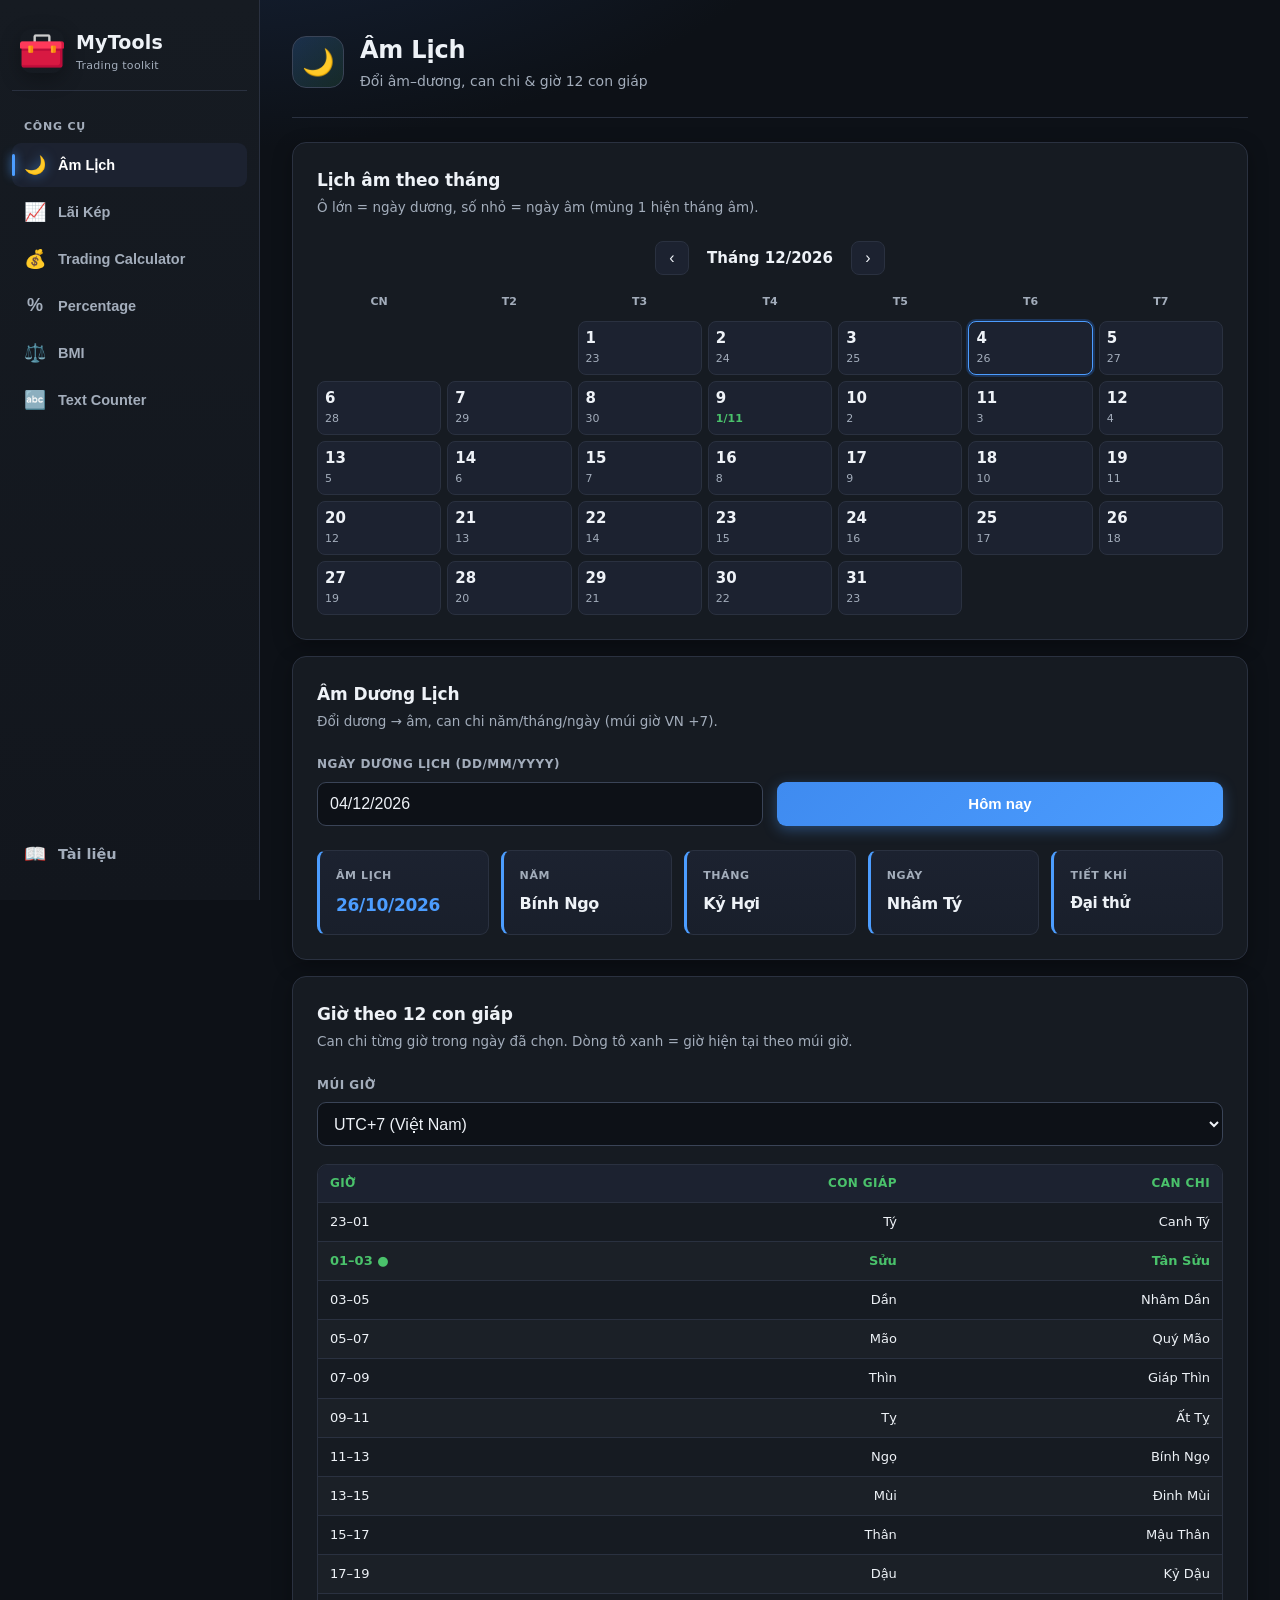
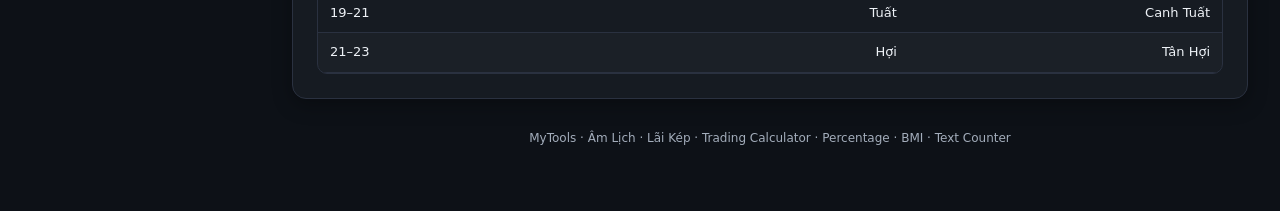
<file: index.html>
<!DOCTYPE html>
<html lang="vi">
<head>
<meta charset="UTF-8">
<meta name="viewport" content="width=device-width, initial-scale=1.0">
<title>MyTools — Trading Toolkit</title>
<link rel="icon" type="image/png" sizes="32x32" href="res/favicon-32x32.png">
<link rel="icon" type="image/png" sizes="64x64" href="res/favicon-64x64.png">
<link rel="icon" type="image/png" sizes="256x256" href="res/favicon-256x256.png">
<link rel="apple-touch-icon" sizes="512x512" href="res/favicon-512x512.png">
<link rel="stylesheet" href="css/style.css">
</head>
<body>
<div class="layout">
  <aside class="sidebar">
    <div class="brand">
      <img class="logo" src="res/favicon-256x256.png" alt="MyTools logo">
      <div>
        <h1>MyTools</h1>
        <p>Trading toolkit</p>
      </div>
    </div>
    <div class="nav-label">Công cụ</div>
    <nav class="navlist">
      <button class="tab active" data-view="amlich"><span class="ic">🌙</span> Âm Lịch</button>
      <button class="tab" data-view="laikep"><span class="ic">📈</span> Lãi Kép</button>
      <button class="tab" data-view="trading"><span class="ic">💰</span> Trading Calculator</button>
      <button class="tab" data-view="percent"><span class="ic">%</span> Percentage</button>
      <button class="tab" data-view="bmi"><span class="ic">⚖️</span> BMI</button>
      <button class="tab" data-view="counter"><span class="ic">🔤</span> Text Counter</button>
      <a class="tab docs-link" href="docs.html"><span class="ic">📖</span> Tài liệu</a>
    </nav>
  </aside>

  <main class="content">
  <div class="topbar">
    <div class="tb-icon" id="tb_icon">🌙</div>
    <div>
      <div class="tb-title" id="tb_title">Âm Lịch</div>
      <div class="tb-desc" id="tb_desc">Đổi âm–dương, can chi & giờ 12 con giáp</div>
    </div>
  </div>
  <!-- ============ TRADING CALCULATOR (Commission + Risk/Reward) ============ -->
  <section class="view" id="trading">
    <div class="card">
      <h2>Commission Calculator</h2>
      <p class="sub">Tính phí commission và số point tối thiểu để hòa/thắng.</p>
      <div class="grid">
        <div class="field">
          <label>Tick Price (giá / point)</label>
          <input id="c_tick" type="number" step="any" value="0.01">
        </div>
        <div class="field">
          <label>Commission / 1 Lot</label>
          <input id="c_com" type="number" step="any" value="4.5">
        </div>
        <div class="field">
          <label>Lot Size</label>
          <input id="c_lot" type="number" step="any" value="0.21">
        </div>
      </div>
      <div class="results">
        <div class="chip"><div class="k">Commission</div><div class="v blue" id="c_out_com">—</div></div>
        <div class="chip"><div class="k">Min point to win</div><div class="v pos" id="c_out_pt">—</div></div>
      </div>
    </div>

    <div class="card">
      <h2>Profit theo Win Rate</h2>
      <p class="sub">Kỳ vọng lợi nhuận mỗi lệnh (R) từ win rate và tỷ lệ R:R.</p>
      <div class="grid">
        <div class="field"><label>Win Rate (%)</label><input id="r_wr" type="number" step="any" value="20"></div>
        <div class="field"><label>Risk</label><input id="r_risk" type="number" step="any" value="1"></div>
        <div class="field"><label>Reward</label><input id="r_reward" type="number" step="any" value="9"></div>
      </div>
      <div class="results">
        <div class="chip"><div class="k">R:R</div><div class="v blue" id="r_rr">—</div></div>
        <div class="chip"><div class="k">Profit / trade</div><div class="v" id="r_profit">—</div></div>
      </div>
    </div>

    <div class="card">
      <h2>Min Win Rate cần thiết</h2>
      <p class="sub">Win rate tối thiểu để đạt lợi nhuận kỳ vọng (R) mỗi lệnh.</p>
      <div class="grid">
        <div class="field"><label>Risk</label><input id="m_risk" type="number" step="any" value="1"></div>
        <div class="field"><label>Reward</label><input id="m_reward" type="number" step="any" value="9"></div>
        <div class="field"><label>Profit kỳ vọng (R)</label><input id="m_profit" type="number" step="any" value="1"></div>
      </div>
      <div class="results">
        <div class="chip"><div class="k">Min Win Rate</div><div class="v pos" id="m_out">—</div></div>
      </div>
    </div>
  </section>

  <!-- ============ LAI KEP ============ -->
  <section class="view" id="laikep">
    <div class="card">
      <div class="note">
        ◈ 1 Năm: 260 ngày trừ T7, CN (tính theo tuần). &nbsp; ◈ 1 Năm: <b>52 tuần</b>. &nbsp; ◈ 1 Tháng: <b>24 ngày</b>.
      </div>
      <div class="subtabs">
        <button class="subtab active" data-sub="lk1">Lãi kép + Rút</button>
        <button class="subtab" data-sub="lk2">Từ Mục Tiêu</button>
      </div>

      <!-- Sub 1 -->
      <div class="subview active" id="lk1">
        <div class="grid">
          <div class="field"><label>Vốn ban đầu</label><input id="lk_money" type="number" value="1000" min="0"></div>
          <div class="field"><label>Lãi suất (%)</label><input id="lk_interest" type="number" value="40" min="0"></div>
          <div class="field"><label>Thêm mỗi kỳ</label><input id="lk_adding" type="number" value="0" min="0"></div>
          <div class="field"><label>Số kỳ thêm (-1 = tất cả)</label><input id="lk_addingNum" type="number" value="-1" min="-1"></div>
          <div class="field"><label>Kỳ hạn</label><input id="lk_period" type="number" value="12" min="0"></div>
          <div class="field"><label>Rút mỗi kỳ (%)</label><input id="lk_withdraw" type="number" value="0" min="0"></div>
          <div class="field"><label>Bắt đầu rút từ kỳ</label><input id="lk_startWithdraw" type="number" value="0" min="0"></div>
        </div>
        <button class="btn green" id="lk_submit">Tính</button>
      </div>

      <!-- Sub 2 -->
      <div class="subview" id="lk2">
        <div class="grid">
          <div class="field"><label>Vốn ban đầu</label><input id="lk2_money" type="number" value="1000" min="0"></div>
          <div class="field"><label>Mục tiêu</label><input id="lk2_target" type="number" value="10000" min="0"></div>
          <div class="field"><label>Phần trăm (%)</label><input id="lk2_percent" type="number"></div>
          <div class="field"><label>Kỳ hạn</label><input id="lk2_period" type="number" value="12" min="0"></div>
        </div>
        <button class="btn green" id="lk2_submit">Tính</button>
      </div>

      <div class="stats" id="lk_stats" style="display:none"></div>
      <div class="table-wrap" id="lk_tablewrap" style="display:none">
        <table id="lk_table"></table>
      </div>
    </div>
  </section>

  <!-- ============ PERCENTAGE ============ -->
  <section class="view" id="percent">
    <div class="card">
      <h2>Percentage Calculator</h2>
      <p class="sub">3 dạng cơ bản — điền 2 ô, kết quả tự tính (theo calculator.net).</p>

      <div class="pc-line">
        <span>Bao nhiêu là</span>
        <input class="pc-inp" id="p1_a" type="number" step="any" value="10">
        <span>% của</span>
        <input class="pc-inp" id="p1_b" type="number" step="any" value="250">
        <span>=</span>
        <b class="pc-res" id="p1_out">—</b>
      </div>

      <div class="pc-line">
        <input class="pc-inp" id="p2_a" type="number" step="any" value="25">
        <span>là bao nhiêu % của</span>
        <input class="pc-inp" id="p2_b" type="number" step="any" value="250">
        <span>=</span>
        <b class="pc-res" id="p2_out">—</b>
        <span>%</span>
      </div>

      <div class="pc-line">
        <input class="pc-inp" id="p3_a" type="number" step="any" value="25">
        <span>là</span>
        <input class="pc-inp" id="p3_b" type="number" step="any" value="10">
        <span>% của số nào =</span>
        <b class="pc-res" id="p3_out">—</b>
      </div>
    </div>

    <div class="card">
      <h2>Percentage Change</h2>
      <p class="sub">% tăng/giảm khi đi từ giá trị đầu → giá trị cuối.</p>
      <div class="grid">
        <div class="field"><label>Từ (V₁)</label><input id="pc_from" type="number" step="any" value="100"></div>
        <div class="field"><label>Đến (V₂)</label><input id="pc_to" type="number" step="any" value="150"></div>
      </div>
      <div class="results">
        <div class="chip"><div class="k">Thay đổi</div><div class="v" id="pc_change">—</div></div>
      </div>
    </div>

    <div class="card">
      <h2>Percentage Difference</h2>
      <p class="sub">Khác biệt tương đối giữa 2 số: |V₁−V₂| / ((V₁+V₂)/2).</p>
      <div class="grid">
        <div class="field"><label>Giá trị 1</label><input id="pd_a" type="number" step="any" value="10"></div>
        <div class="field"><label>Giá trị 2</label><input id="pd_b" type="number" step="any" value="12"></div>
      </div>
      <div class="results">
        <div class="chip"><div class="k">Chênh lệch</div><div class="v blue" id="pd_out">—</div></div>
      </div>
    </div>
  </section>

  <!-- ============ BMI ============ -->
  <section class="view" id="bmi">
    <div class="card">
      <h2>BMI Calculator</h2>
      <p class="sub">Chỉ số khối cơ thể (theo calculator.net) — chọn hệ đơn vị.</p>
      <div class="subtabs">
        <button class="subtab active" data-sub="bmi_metric">Metric (cm / kg)</button>
        <button class="subtab" data-sub="bmi_us">US (ft·in / lb)</button>
      </div>

      <div class="subview active" id="bmi_metric">
        <div class="grid">
          <div class="field"><label>Chiều cao (cm)</label><input id="bmi_cm" type="number" step="any" value="170"></div>
          <div class="field"><label>Cân nặng (kg)</label><input id="bmi_kg" type="number" step="any" value="65"></div>
        </div>
      </div>
      <div class="subview" id="bmi_us">
        <div class="grid">
          <div class="field"><label>Chiều cao (ft)</label><input id="bmi_ft" type="number" step="any" value="5"></div>
          <div class="field"><label>(in)</label><input id="bmi_in" type="number" step="any" value="7"></div>
          <div class="field"><label>Cân nặng (lb)</label><input id="bmi_lb" type="number" step="any" value="143"></div>
        </div>
      </div>

      <div class="results">
        <div class="chip"><div class="k">BMI</div><div class="v blue" id="bmi_val">—</div></div>
        <div class="chip"><div class="k">Phân loại</div><div class="v" id="bmi_cat">—</div></div>
        <div class="chip"><div class="k">Cân nặng khỏe mạnh</div><div class="v pos" id="bmi_range" style="font-size:16px">—</div></div>
      </div>
      <div id="bmi_scale" style="margin-top:18px"></div>
    </div>
  </section>

  <!-- ============ ÂM LỊCH ============ -->
  <section class="view active" id="amlich">
    <div class="card">
      <h2>Lịch âm theo tháng</h2>
      <p class="sub">Ô lớn = ngày dương, số nhỏ = ngày âm (mùng 1 hiện tháng âm).</p>
      <div id="al_cal"></div>
    </div>

    <div class="card">
      <h2>Âm Dương Lịch</h2>
      <p class="sub">Đổi dương → âm, can chi năm/tháng/ngày (múi giờ VN +7).</p>
      <div class="grid">
        <div class="field"><label>Ngày dương lịch (dd/mm/yyyy)</label><input id="al_date" type="text" placeholder="dd/mm/yyyy" inputmode="numeric" maxlength="10"></div>
        <div class="field" style="justify-content:flex-end"><button class="btn" id="al_today" style="margin:0">Hôm nay</button></div>
      </div>
      <div class="results" style="grid-template-columns:repeat(auto-fit,minmax(140px,1fr))">
        <div class="chip"><div class="k">Âm lịch</div><div class="v blue" id="al_lunar" style="font-size:17px">—</div></div>
        <div class="chip"><div class="k">Năm</div><div class="v" id="al_year" style="font-size:16px">—</div></div>
        <div class="chip"><div class="k">Tháng</div><div class="v" id="al_month" style="font-size:16px">—</div></div>
        <div class="chip"><div class="k">Ngày</div><div class="v" id="al_day" style="font-size:16px">—</div></div>
        <div class="chip"><div class="k">Tiết khí</div><div class="v" id="al_tiet" style="font-size:15px">—</div></div>
      </div>
    </div>

    <div class="card">
      <h2>Giờ theo 12 con giáp</h2>
      <p class="sub">Can chi từng giờ trong ngày đã chọn. Dòng tô xanh = giờ hiện tại theo múi giờ.</p>
      <div class="grid" style="margin-bottom:6px">
        <div class="field"><label>Múi giờ</label>
          <select id="al_tz">
            <option value="7" selected>UTC+7 (Việt Nam)</option>
            <option value="8">UTC+8</option>
            <option value="9">UTC+9</option>
            <option value="0">UTC+0</option>
            <option value="-5">UTC−5</option>
            <option value="-8">UTC−8</option>
          </select>
        </div>
      </div>
      <div class="table-wrap" style="max-height:none"><table id="al_hours"></table></div>
    </div>
  </section>

  <!-- ============ TEXT COUNTER ============ -->
  <section class="view" id="counter">
    <div class="card">
      <h2>Text Counter + Case Converter</h2>
      <p class="sub">Đếm ký tự / từ / câu / đoạn / dòng và đổi kiểu chữ.</p>
      <textarea id="tc_text" placeholder="Nhập hoặc dán văn bản..." style="width:100%;min-height:200px;background:var(--bg);border:1px solid var(--border-strong);color:var(--text);border-radius:9px;padding:12px 14px;font-size:16px;resize:vertical;outline:none;font-family:inherit;line-height:1.6"></textarea>
      <div class="results" style="grid-template-columns:repeat(auto-fit,minmax(120px,1fr))">
        <div class="chip"><div class="k">Ký tự</div><div class="v blue" id="tc_chars">0</div></div>
        <div class="chip"><div class="k">Không dấu cách</div><div class="v" id="tc_nospace">0</div></div>
        <div class="chip"><div class="k">Từ</div><div class="v" id="tc_words">0</div></div>
        <div class="chip"><div class="k">Câu</div><div class="v" id="tc_sentences">0</div></div>
        <div class="chip"><div class="k">Đoạn</div><div class="v" id="tc_paras">0</div></div>
        <div class="chip"><div class="k">Dòng</div><div class="v" id="tc_lines">0</div></div>
        <div class="chip"><div class="k">Đọc (~200 wpm)</div><div class="v pos" id="tc_read" style="font-size:16px">0s</div></div>
      </div>
      <div class="case-btns" style="display:flex;gap:8px;flex-wrap:wrap;margin-top:18px">
        <button class="cbtn" data-case="upper">UPPER CASE</button>
        <button class="cbtn" data-case="lower">lower case</button>
        <button class="cbtn" data-case="sentence">Sentence case</button>
        <button class="cbtn" data-case="title">Title Case</button>
        <button class="cbtn" data-case="alt">aLtErNaTiNg</button>
        <button class="cbtn" data-case="inverse">InVeRsE</button>
        <button class="cbtn" data-case="clear" style="margin-left:auto">✕ Xóa</button>
      </div>
    </div>
  </section>

  <footer>MyTools · Âm Lịch · Lãi Kép · Trading Calculator · Percentage · BMI · Text Counter</footer>
  </main>
</div>

<script src="js/app.js"></script>
</body>
</html>
</file>
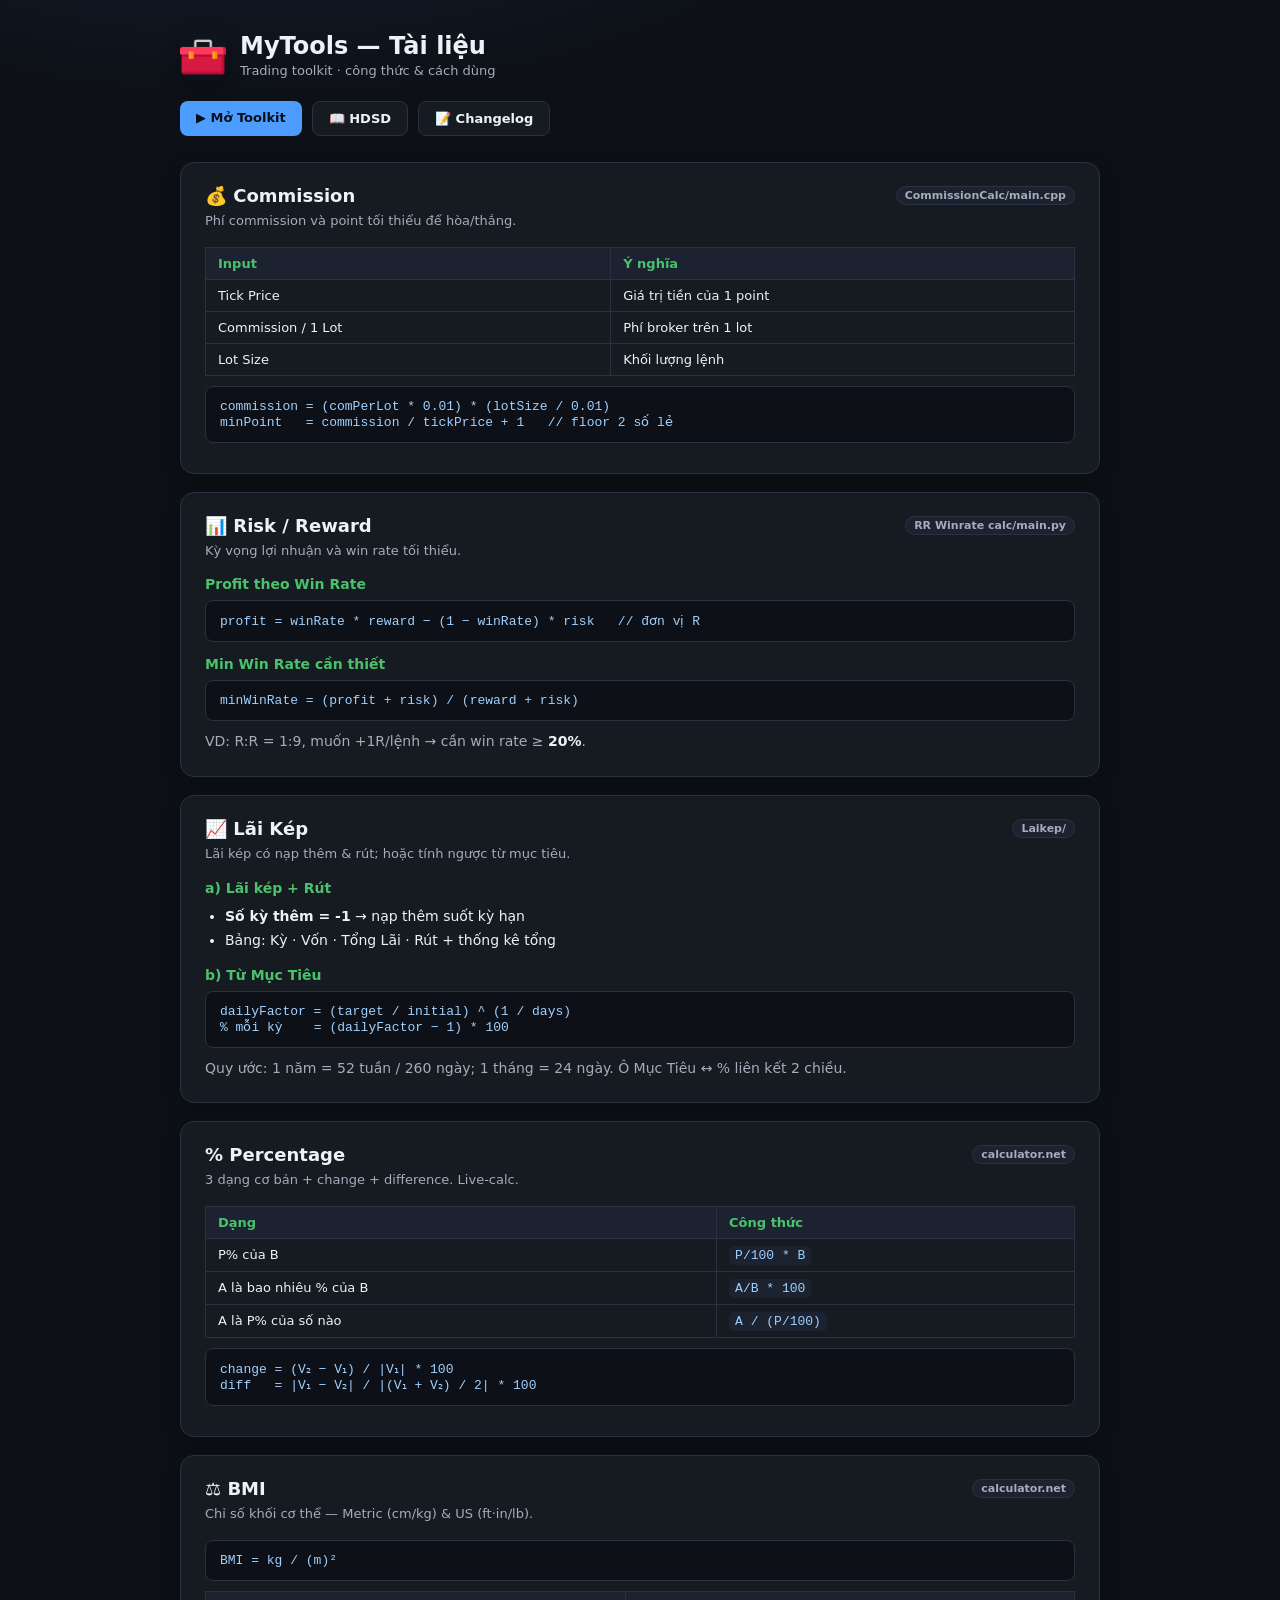
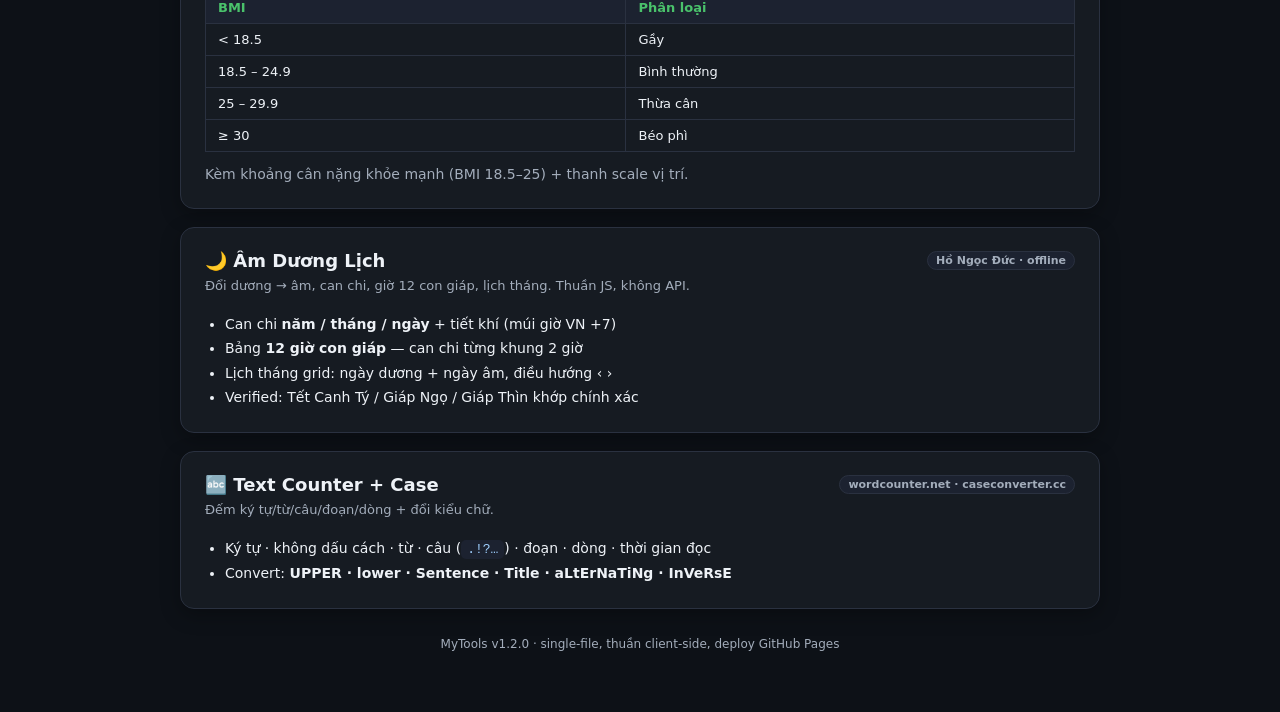
<file: docs.html>
<!DOCTYPE html>
<html lang="vi">
<head>
<meta charset="UTF-8">
<meta name="viewport" content="width=device-width, initial-scale=1.0">
<title>MyTools — Tài liệu</title>
<link rel="icon" type="image/png" sizes="32x32" href="res/favicon-32x32.png">
<link rel="icon" type="image/png" sizes="64x64" href="res/favicon-64x64.png">
<link rel="icon" type="image/png" sizes="256x256" href="res/favicon-256x256.png">
<link rel="apple-touch-icon" sizes="512x512" href="res/favicon-512x512.png">
<style>
  :root{--bg:#0d1117;--panel:#161b22;--panel-2:#1c2230;--border:#2a3140;--border-strong:#3a4457;--text:#eef2f7;--muted:#a3adbb;--accent:#4c9dff;--accent-2:#4ac26b;--radius:14px;--shadow:0 6px 20px rgba(0,0,0,.30)}
  html{scroll-behavior:smooth}
  *{box-sizing:border-box;margin:0;padding:0}
  body{font-family:"Segoe UI",system-ui,sans-serif;background:radial-gradient(1200px 600px at 20% -10%,#17233b 0%,var(--bg) 55%);color:var(--text);min-height:100vh;padding:32px 18px 70px}
  .container{max-width:920px;margin:0 auto}
  header{display:flex;align-items:center;gap:14px;margin-bottom:12px}
  .logo{width:46px;height:46px;border-radius:12px;object-fit:cover;display:block;box-shadow:var(--shadow)}
  header h1{font-size:24px}
  header p{color:var(--muted);font-size:13px}
  .bar{display:flex;gap:10px;flex-wrap:wrap;margin:18px 0 26px}
  .bar a{padding:9px 16px;border-radius:8px;text-decoration:none;font-size:13px;font-weight:600;border:1px solid var(--border);color:var(--text);background:var(--panel);transition:.15s}
  .bar a:hover{background:var(--panel-2)}
  .bar a.primary{background:linear-gradient(135deg,var(--accent),#4c9dff);color:#061018;border:none}
  .card{background:var(--panel);border:1px solid var(--border);border-radius:var(--radius);padding:22px 24px;box-shadow:var(--shadow);margin-bottom:18px}
  .card h2{font-size:18px;margin-bottom:4px;display:flex;align-items:center;gap:10px}
  .card .sub{color:var(--muted);font-size:13px;margin-bottom:14px}
  h3{font-size:14px;color:var(--accent-2);margin:14px 0 8px}
  p,li{font-size:14px;line-height:1.75;color:var(--text)}
  ul{padding-left:20px;color:var(--muted)}
  ul b{color:var(--text)}
  code,pre{font-family:"Cascadia Code",Consolas,monospace}
  pre{background:var(--bg);border:1px solid var(--border);border-radius:8px;padding:12px 14px;font-size:13px;color:#9fd0ff;overflow-x:auto;margin:8px 0}
  code{background:var(--panel-2);padding:2px 6px;border-radius:5px;font-size:13px;color:#9fd0ff}
  table{width:100%;border-collapse:collapse;margin:10px 0;font-size:13px}
  th,td{border:1px solid var(--border);padding:8px 12px;text-align:left}
  th{background:var(--panel-2);color:var(--accent-2)}
  .tag{display:inline-block;font-size:11px;background:var(--panel-2);border:1px solid var(--border);color:var(--muted);padding:2px 8px;border-radius:20px;margin-left:auto}
  footer{text-align:center;color:var(--muted);font-size:12px;margin-top:28px}
</style>
</head>
<body>
<div class="container">
  <header>
    <img class="logo" src="res/favicon-256x256.png" alt="MyTools logo">
    <div><h1>MyTools — Tài liệu</h1><p>Trading toolkit · công thức & cách dùng</p></div>
  </header>
  <div class="bar">
    <a class="primary" href="index.html">▶ Mở Toolkit</a>
    <a href="HDSD.md">📖 HDSD</a>
    <a href="CHANGELOG.md">📝 Changelog</a>
  </div>

  <div class="card">
    <h2>💰 Commission <span class="tag">CommissionCalc/main.cpp</span></h2>
    <p class="sub">Phí commission và point tối thiểu để hòa/thắng.</p>
    <table>
      <tr><th>Input</th><th>Ý nghĩa</th></tr>
      <tr><td>Tick Price</td><td>Giá trị tiền của 1 point</td></tr>
      <tr><td>Commission / 1 Lot</td><td>Phí broker trên 1 lot</td></tr>
      <tr><td>Lot Size</td><td>Khối lượng lệnh</td></tr>
    </table>
    <pre>commission = (comPerLot * 0.01) * (lotSize / 0.01)
minPoint   = commission / tickPrice + 1   // floor 2 số lẻ</pre>
  </div>

  <div class="card">
    <h2>📊 Risk / Reward <span class="tag">RR Winrate calc/main.py</span></h2>
    <p class="sub">Kỳ vọng lợi nhuận và win rate tối thiểu.</p>
    <h3>Profit theo Win Rate</h3>
    <pre>profit = winRate * reward − (1 − winRate) * risk   // đơn vị R</pre>
    <h3>Min Win Rate cần thiết</h3>
    <pre>minWinRate = (profit + risk) / (reward + risk)</pre>
    <p style="color:var(--muted)">VD: R:R = 1:9, muốn +1R/lệnh → cần win rate ≥ <b style="color:var(--text)">20%</b>.</p>
  </div>

  <div class="card">
    <h2>📈 Lãi Kép <span class="tag">Laikep/</span></h2>
    <p class="sub">Lãi kép có nạp thêm & rút; hoặc tính ngược từ mục tiêu.</p>
    <h3>a) Lãi kép + Rút</h3>
    <ul>
      <li><b>Số kỳ thêm = -1</b> → nạp thêm suốt kỳ hạn</li>
      <li>Bảng: Kỳ · Vốn · Tổng Lãi · Rút + thống kê tổng</li>
    </ul>
    <h3>b) Từ Mục Tiêu</h3>
    <pre>dailyFactor = (target / initial) ^ (1 / days)
% mỗi kỳ    = (dailyFactor − 1) * 100</pre>
    <p style="color:var(--muted)">Quy ước: 1 năm = 52 tuần / 260 ngày; 1 tháng = 24 ngày. Ô Mục Tiêu ↔ % liên kết 2 chiều.</p>
  </div>

  <div class="card">
    <h2>% Percentage <span class="tag">calculator.net</span></h2>
    <p class="sub">3 dạng cơ bản + change + difference. Live-calc.</p>
    <table>
      <tr><th>Dạng</th><th>Công thức</th></tr>
      <tr><td>P% của B</td><td><code>P/100 * B</code></td></tr>
      <tr><td>A là bao nhiêu % của B</td><td><code>A/B * 100</code></td></tr>
      <tr><td>A là P% của số nào</td><td><code>A / (P/100)</code></td></tr>
    </table>
    <pre>change = (V₂ − V₁) / |V₁| * 100
diff   = |V₁ − V₂| / |(V₁ + V₂) / 2| * 100</pre>
  </div>

  <div class="card">
    <h2>⚖️ BMI <span class="tag">calculator.net</span></h2>
    <p class="sub">Chỉ số khối cơ thể — Metric (cm/kg) & US (ft·in/lb).</p>
    <pre>BMI = kg / (m)²</pre>
    <table>
      <tr><th>BMI</th><th>Phân loại</th></tr>
      <tr><td>&lt; 18.5</td><td>Gầy</td></tr>
      <tr><td>18.5 – 24.9</td><td>Bình thường</td></tr>
      <tr><td>25 – 29.9</td><td>Thừa cân</td></tr>
      <tr><td>≥ 30</td><td>Béo phì</td></tr>
    </table>
    <p style="color:var(--muted)">Kèm khoảng cân nặng khỏe mạnh (BMI 18.5–25) + thanh scale vị trí.</p>
  </div>

  <div class="card">
    <h2>🌙 Âm Dương Lịch <span class="tag">Hồ Ngọc Đức · offline</span></h2>
    <p class="sub">Đổi dương → âm, can chi, giờ 12 con giáp, lịch tháng. Thuần JS, không API.</p>
    <ul>
      <li>Can chi <b>năm / tháng / ngày</b> + tiết khí (múi giờ VN +7)</li>
      <li>Bảng <b>12 giờ con giáp</b> — can chi từng khung 2 giờ</li>
      <li>Lịch tháng grid: ngày dương + ngày âm, điều hướng ‹ ›</li>
      <li>Verified: Tết Canh Tý / Giáp Ngọ / Giáp Thìn khớp chính xác</li>
    </ul>
  </div>

  <div class="card">
    <h2>🔤 Text Counter + Case <span class="tag">wordcounter.net · caseconverter.cc</span></h2>
    <p class="sub">Đếm ký tự/từ/câu/đoạn/dòng + đổi kiểu chữ.</p>
    <ul>
      <li>Ký tự · không dấu cách · từ · câu (<code>.!?…</code>) · đoạn · dòng · thời gian đọc</li>
      <li>Convert: <b>UPPER · lower · Sentence · Title · aLtErNaTiNg · InVeRsE</b></li>
    </ul>
  </div>

  <footer>MyTools v1.2.0 · single-file, thuần client-side, deploy GitHub Pages</footer>
</div>
</body>
</html>
</file>
<file: css/style.css>
:root {
  --bg: #0d1117;
  --panel: #161b22;
  --panel-2: #1c2230;
  --border: #2a3140;
  --border-strong: #3a4457;
  --text: #eef2f7;
  --muted: #a3adbb;          /* lighter for WCAG AA on dark panels */
  --accent: #4c9dff;
  --accent-ink: #061018;     /* text on accent surfaces */
  --accent-2: #4ac26b;
  --danger: #ff6b62;
  --warn: #e3a92c;
  --radius: 14px;
  --radius-sm: 9px;
  /* 8px spacing scale */
  --s1: 4px; --s2: 8px; --s3: 12px; --s4: 16px; --s5: 24px; --s6: 32px;
  --shadow: 0 6px 20px rgba(0,0,0,.30);
  --shadow-lg: 0 14px 40px rgba(0,0,0,.45);
  --ring: 0 0 0 3px rgba(76,157,255,.30);
  --tap: 44px;               /* Fitts min touch target */
}
* { box-sizing: border-box; margin: 0; padding: 0; }
html { scroll-behavior: smooth; }
body {
  font-family: "Segoe UI", system-ui, -apple-system, Roboto, sans-serif;
  background: radial-gradient(1200px 600px at 15% -10%, #182741 0%, var(--bg) 55%);
  color: var(--text);
  min-height: 100vh;
  font-size: 16px; line-height: 1.55;
  -webkit-font-smoothing: antialiased;
}
:focus-visible { outline: 2px solid var(--accent); outline-offset: 2px; }

/* ── Scrollbars — đồng bộ màu với giao diện ── */
* { scrollbar-width: thin; scrollbar-color: var(--border-strong) transparent; }
::-webkit-scrollbar { width: 11px; height: 11px; }
::-webkit-scrollbar-track { background: transparent; }
::-webkit-scrollbar-thumb {
  background: linear-gradient(180deg, var(--border-strong), var(--border));
  background-clip: padding-box;
  border: 2px solid transparent;
  border-radius: 999px;
}
::-webkit-scrollbar-thumb:hover {
  background: linear-gradient(180deg, var(--accent), #3f8bf0);
  background-clip: padding-box;
  border: 2px solid transparent;
}
::-webkit-scrollbar-thumb:active {
  background: linear-gradient(180deg, #6bb0ff, var(--accent));
  background-clip: padding-box;
  border: 2px solid transparent;
}
::-webkit-scrollbar-corner { background: transparent; }
/* vùng cuộn trong card: track chìm nhẹ để tách khỏi nội dung */
.table-wrap::-webkit-scrollbar-track { background: var(--bg); border-radius: 999px; }
.table-wrap { scrollbar-color: var(--border-strong) var(--bg); }
@media (prefers-reduced-motion: reduce) { * { animation: none !important; transition: none !important; scroll-behavior: auto; } }

/* Layout: sidebar + content */
.layout { display: flex; min-height: 100vh; }

.sidebar {
  width: 260px; flex-shrink: 0;
  background: linear-gradient(180deg, var(--panel), #12161d);
  border-right: 1px solid var(--border);
  padding: var(--s5) var(--s3);
  display: flex; flex-direction: column; gap: 3px;
  position: sticky; top: 0; height: 100vh;
}
.brand {
  display: flex; align-items: center; gap: var(--s3);
  padding: var(--s1) var(--s2) var(--s4);
  border-bottom: 1px solid var(--border);
  margin-bottom: var(--s3);
}
.logo {
  width: 44px; height: 44px; border-radius: 12px;
  object-fit: cover; display: block;
  box-shadow: var(--shadow);
}
.brand h1 { font-size: 19px; font-weight: 800; letter-spacing: .2px; }
.brand p { color: var(--muted); font-size: 11px; letter-spacing: .3px; }

.nav-label { font-size: 11px; color: var(--muted); text-transform: uppercase; letter-spacing: .8px; padding: var(--s3) var(--s3) var(--s1); font-weight: 700; }
.navlist { display: flex; flex-direction: column; gap: 3px; flex: 1; min-height: 0; }
.docs-link { text-decoration: none; margin-top: auto; }
.tab {
  width: 100%; text-align: left; min-height: var(--tap);
  padding: 0 var(--s3); border: none; cursor: pointer;
  background: transparent; color: var(--muted);
  font-size: 14.5px; font-weight: 600; border-radius: var(--radius-sm);
  transition: background .16s, color .16s;
  display: flex; align-items: center; gap: var(--s3);
  position: relative;
}
.tab:hover { color: var(--text); background: var(--panel-2); }
.tab.active { color: #fff; background: var(--panel-2); }
.tab.active::before {
  content: ""; position: absolute; left: 0; top: 50%;
  transform: translateY(-50%); width: 3px; height: 22px; border-radius: 3px;
  background: var(--accent); box-shadow: 0 0 10px var(--accent);
}
.tab.active .ic { filter: drop-shadow(0 0 6px rgba(76,157,255,.6)); }
.tab .ic { font-size: 18px; width: 22px; text-align: center; }

.content { flex: 1; padding: var(--s6) var(--s6) 64px; min-width: 0; max-width: 1040px; margin: 0 auto; width: 100%; }

/* Topbar — visibility of current location/status */
.topbar {
  display: flex; align-items: center; gap: var(--s4);
  padding-bottom: var(--s5); margin-bottom: var(--s5);
  border-bottom: 1px solid var(--border);
}
.tb-icon {
  width: 52px; height: 52px; border-radius: 14px; flex-shrink: 0;
  display: grid; place-items: center; font-size: 26px;
  background: linear-gradient(135deg, rgba(76,157,255,.18), rgba(74,194,107,.12));
  border: 1px solid var(--border-strong);
}
.tb-title { font-size: 24px; font-weight: 800; letter-spacing: -.2px; }
.tb-desc { color: var(--muted); font-size: 14px; margin-top: 2px; }

.view { display: none; animation: fade .28s ease; }
.view.active { display: block; }
@keyframes fade { from { opacity: 0; transform: translateY(8px); } to { opacity: 1; transform: none; } }

.card {
  background: var(--panel);
  border: 1px solid var(--border);
  border-radius: var(--radius);
  padding: var(--s5);
  box-shadow: var(--shadow);
  margin-bottom: var(--s4);
  transition: border-color .18s, box-shadow .18s;
}
.card:hover { border-color: var(--border-strong); box-shadow: var(--shadow-lg); }
.card h2 { font-size: 17px; font-weight: 700; margin-bottom: var(--s1); letter-spacing: -.1px; }
.card .sub { color: var(--muted); font-size: 13.5px; margin-bottom: var(--s5); line-height: 1.5; }

.grid {
  display: grid; grid-template-columns: repeat(auto-fit, minmax(220px, 1fr));
  gap: 14px;
}
.field { display: flex; flex-direction: column; gap: var(--s2); }
.field label { font-size: 12px; color: var(--muted); font-weight: 700; text-transform: uppercase; letter-spacing: .5px; }
.field input, .field select {
  background: var(--bg); border: 1px solid var(--border-strong);
  color: var(--text); padding: 0 var(--s3); min-height: var(--tap); border-radius: var(--radius-sm);
  font-size: 16px; outline: none; transition: border-color .15s, box-shadow .15s; width: 100%;
}
.field input:hover { border-color: var(--accent); }
.field input:focus, .field select:focus { border-color: var(--accent); box-shadow: var(--ring); }

.btn {
  margin-top: var(--s4); padding: 0 var(--s5); min-height: var(--tap); border: none; cursor: pointer;
  background: linear-gradient(135deg, #3f8bf0, var(--accent));
  color: #fff; font-weight: 700; font-size: 15px; border-radius: var(--radius-sm);
  transition: filter .15s, transform .08s, box-shadow .15s;
  box-shadow: 0 4px 14px rgba(76,157,255,.35);
}
.btn:hover { filter: brightness(1.07); box-shadow: 0 6px 20px rgba(76,157,255,.45); }
.btn:active { transform: translateY(1px); box-shadow: 0 2px 8px rgba(76,157,255,.35); }
.btn.green { background: linear-gradient(135deg, #3ba85c, var(--accent-2)); color: #fff; box-shadow: 0 4px 14px rgba(74,194,107,.35); }
.btn.green:hover { box-shadow: 0 6px 20px rgba(74,194,107,.45); }

/* result chips — outputs, visually distinct from inputs */
.results { display: grid; grid-template-columns: repeat(auto-fit, minmax(180px, 1fr)); gap: var(--s3); margin-top: var(--s5); }
.chip {
  background: linear-gradient(180deg, var(--panel-2), #191f2b);
  border: 1px solid var(--border); border-left: 3px solid var(--accent);
  border-radius: var(--radius-sm); padding: var(--s4) var(--s4);
}
.chip .k { font-size: 11px; color: var(--muted); text-transform: uppercase; letter-spacing: .6px; margin-bottom: var(--s2); font-weight: 700; }
.chip .v { font-size: 24px; font-weight: 800; letter-spacing: -.3px; }
.chip .v.pos { color: var(--accent-2); }
.chip .v.neg { color: var(--danger); }
.chip .v.blue { color: var(--accent); }

/* percentage inline lines */
.pc-line {
  display: flex; align-items: center; flex-wrap: wrap; gap: 10px;
  padding: 14px 0; font-size: 15px; border-bottom: 1px solid var(--border);
}
.pc-line:last-child { border-bottom: none; }
.pc-inp {
  width: 116px; background: var(--bg); border: 1px solid var(--border-strong);
  color: var(--text); padding: 0 var(--s3); min-height: 42px; border-radius: var(--radius-sm); font-size: 16px; outline: none; transition: .15s;
}
.pc-inp:hover { border-color: var(--accent); }
.pc-inp:focus { border-color: var(--accent); box-shadow: var(--ring); }
.pc-res { color: var(--accent-2); font-size: 20px; font-weight: 700; min-width: 60px; }

.note { font-size: 12px; color: var(--muted); line-height: 1.7; margin-bottom: 16px; }
.note b { color: var(--text); }

/* case buttons */
.cbtn {
  min-height: 40px; padding: 0 var(--s4); border: 1px solid var(--border-strong); cursor: pointer;
  background: var(--panel-2); color: var(--text); border-radius: var(--radius-sm);
  font-size: 13.5px; font-weight: 600; transition: .15s;
}
.cbtn:hover { border-color: var(--accent); color: var(--accent); background: rgba(76,157,255,.08); }
.cbtn:active { transform: translateY(1px); }

/* BMI scale bar */
.bmi-bar { display: flex; height: 26px; border-radius: 7px; overflow: hidden; font-size: 10px; }
.bmi-bar span { display: grid; place-items: center; color: #061018; font-weight: 700; }
.bmi-mark { position: relative; height: 14px; margin-top: 6px; }
.bmi-mark i { position: absolute; top: 0; transform: translateX(-50%); color: var(--text); font-size: 18px; font-style: normal; }

/* lunar calendar */
.cal-nav { display: flex; align-items: center; justify-content: center; gap: 16px; margin-bottom: 14px; }
.cal-nav button { background: var(--panel-2); border: 1px solid var(--border); color: var(--text); width: 34px; height: 34px; border-radius: 8px; cursor: pointer; font-size: 16px; }
.cal-nav button:hover { border-color: var(--accent); color: var(--accent); }
.cal-nav .m { font-weight: 700; font-size: 15px; min-width: 130px; text-align: center; }
.cal-grid { display: grid; grid-template-columns: repeat(7, 1fr); gap: 6px; }
.cal-grid .dow { text-align: center; font-size: 11px; color: var(--muted); font-weight: 700; padding: 4px 0; text-transform: uppercase; }
.cal-cell { background: var(--panel-2); border: 1px solid var(--border); border-radius: 8px; min-height: 54px; padding: 5px 7px; }
.cal-cell.empty { background: transparent; border: none; }
.cal-cell.today { border-color: var(--accent); box-shadow: 0 0 0 2px rgba(47,129,247,.25); }
.cal-cell .sol { font-size: 15px; font-weight: 700; }
.cal-cell .lun { font-size: 11px; color: var(--muted); }
.cal-cell .lun.first { color: var(--accent-2); font-weight: 700; }

tbody tr.al-now, tbody tr.al-now:hover { background: rgba(63,185,80,.18); }
tbody tr.al-now td { color: var(--accent-2); font-weight: 700; }
tbody tr.al-now td:first-child::after { content: ' ●'; color: var(--accent-2); }

/* subtabs for laikep */
.subtabs { display: inline-flex; gap: 4px; margin-bottom: var(--s4); background: var(--bg); padding: 4px; border-radius: var(--radius-sm); border: 1px solid var(--border); }
.subtab { min-height: 38px; padding: 0 var(--s4); background: transparent; border: none; color: var(--muted); border-radius: 7px; cursor: pointer; font-size: 13.5px; font-weight: 600; transition: .15s; }
.subtab:hover { color: var(--text); }
.subtab.active { background: var(--accent); color: var(--accent-ink); }
.subview { display: none; }
.subview.active { display: block; }

/* table */
.table-wrap { max-height: 460px; overflow: auto; border: 1px solid var(--border); border-radius: 10px; margin-top: 18px; }
table { width: 100%; border-collapse: collapse; font-size: 13px; }
th, td { padding: 9px 12px; text-align: right; border-bottom: 1px solid var(--border); }
th:first-child, td:first-child { text-align: left; }
thead th {
  position: sticky; top: 0; background: var(--panel-2); color: var(--accent-2);
  font-size: 12px; text-transform: uppercase; letter-spacing: .4px; z-index: 5;
}
td.td-pos { color: var(--accent-2); font-weight: 700; }
td.td-neg { color: var(--danger); font-weight: 700; }
tbody tr:nth-child(even) { background: rgba(255,255,255,.025); }
tbody tr:hover { background: rgba(47,129,247,.08); }

.stats { margin-top: 16px; background: var(--panel-2); border: 1px solid var(--border); border-radius: 10px; padding: 16px; }
.stats .row { display: flex; justify-content: space-between; padding: 6px 0; font-size: 14px; border-bottom: 1px dashed var(--border); }
.stats .row:last-child { border-bottom: none; }
.stats .row span:first-child { color: var(--muted); }
.stats .row span:last-child { font-weight: 700; }

footer { text-align: center; color: var(--muted); font-size: 12px; margin-top: 30px; }

/* ============================================================
   RESPONSIVE — placed last so overrides win over base rules
   ============================================================ */

/* Tablet — narrower rail */
@media (max-width: 1024px) {
  .sidebar { width: 216px; padding: var(--s4) var(--s2); }
  .tab { font-size: 14px; gap: var(--s2); }
  .content { padding: var(--s5) var(--s5) 56px; }
}

/* Mobile — top bar with horizontal-scroll nav */
@media (max-width: 760px) {
  .layout { flex-direction: column; }
  .sidebar {
    width: 100%; height: auto; position: sticky; top: 0; z-index: 30;
    flex-direction: column; gap: var(--s2);
    border-right: none; border-bottom: 1px solid var(--border);
    padding: var(--s3) var(--s3) var(--s2);
    background: #12161d;
  }
  .brand { border-bottom: none; margin: 0; padding: 0 var(--s1); }
  .brand .logo { width: 38px; height: 38px; }
  .brand h1 { font-size: 17px; }
  .nav-label { display: none; }
  .navlist {
    flex-direction: row; flex: 0 0 auto; gap: var(--s2);
    overflow-x: auto; overflow-y: hidden; scroll-snap-type: x proximity;
    -webkit-overflow-scrolling: touch; scrollbar-width: thin;
    margin: 0 calc(-1 * var(--s3)); padding: 2px var(--s3) var(--s2);
  }
  .navlist::-webkit-scrollbar { height: 4px; }
  .navlist::-webkit-scrollbar-thumb { background: var(--border-strong); border-radius: 4px; }
  .tab {
    width: auto; flex: 0 0 auto; min-height: 40px; white-space: nowrap;
    scroll-snap-align: start; padding: 0 var(--s4);
    background: var(--panel-2); border: 1px solid var(--border);
  }
  .tab.active { background: linear-gradient(135deg, #3f8bf0, var(--accent)); border-color: transparent; }
  .tab.active::before { display: none; }
  .docs-link { margin-top: 0; margin-left: var(--s2); }
  .content { padding: var(--s4) var(--s4) 48px; max-width: 100%; }
  .topbar { gap: var(--s3); padding-bottom: var(--s4); margin-bottom: var(--s4); }
  .tb-icon { width: 44px; height: 44px; font-size: 22px; }
  .tb-title { font-size: 20px; }
  .tb-desc { font-size: 13px; }
  .card { padding: var(--s4); }
  .card .sub { margin-bottom: var(--s4); }
}

/* Small phones — tighten calc grids, tables, calendar */
@media (max-width: 480px) {
  .content { padding: var(--s3) var(--s3) 40px; }
  .card { padding: var(--s4) var(--s3); border-radius: 12px; }
  .grid { grid-template-columns: 1fr; gap: var(--s3); }
  .results { grid-template-columns: 1fr 1fr !important; gap: var(--s2); }
  .chip { padding: var(--s3); }
  .chip .v { font-size: 20px; }
  .pc-line { gap: 6px; font-size: 14px; }
  .pc-inp { width: 100%; flex: 1 1 100%; min-width: 0; }
  .pc-res { width: 100%; text-align: right; }
  th, td { padding: 7px 8px; font-size: 12px; }
  .cal-grid { gap: 3px; }
  .cal-cell { min-height: 44px; padding: 3px 4px; }
  .cal-cell .sol { font-size: 13px; }
  .cal-cell .lun { font-size: 9.5px; }
  .cal-grid .dow { font-size: 10px; }
  .subtabs { display: flex; width: 100%; }
  .subtab { flex: 1; text-align: center; }
  .tb-title { font-size: 18px; }
}
</file>
